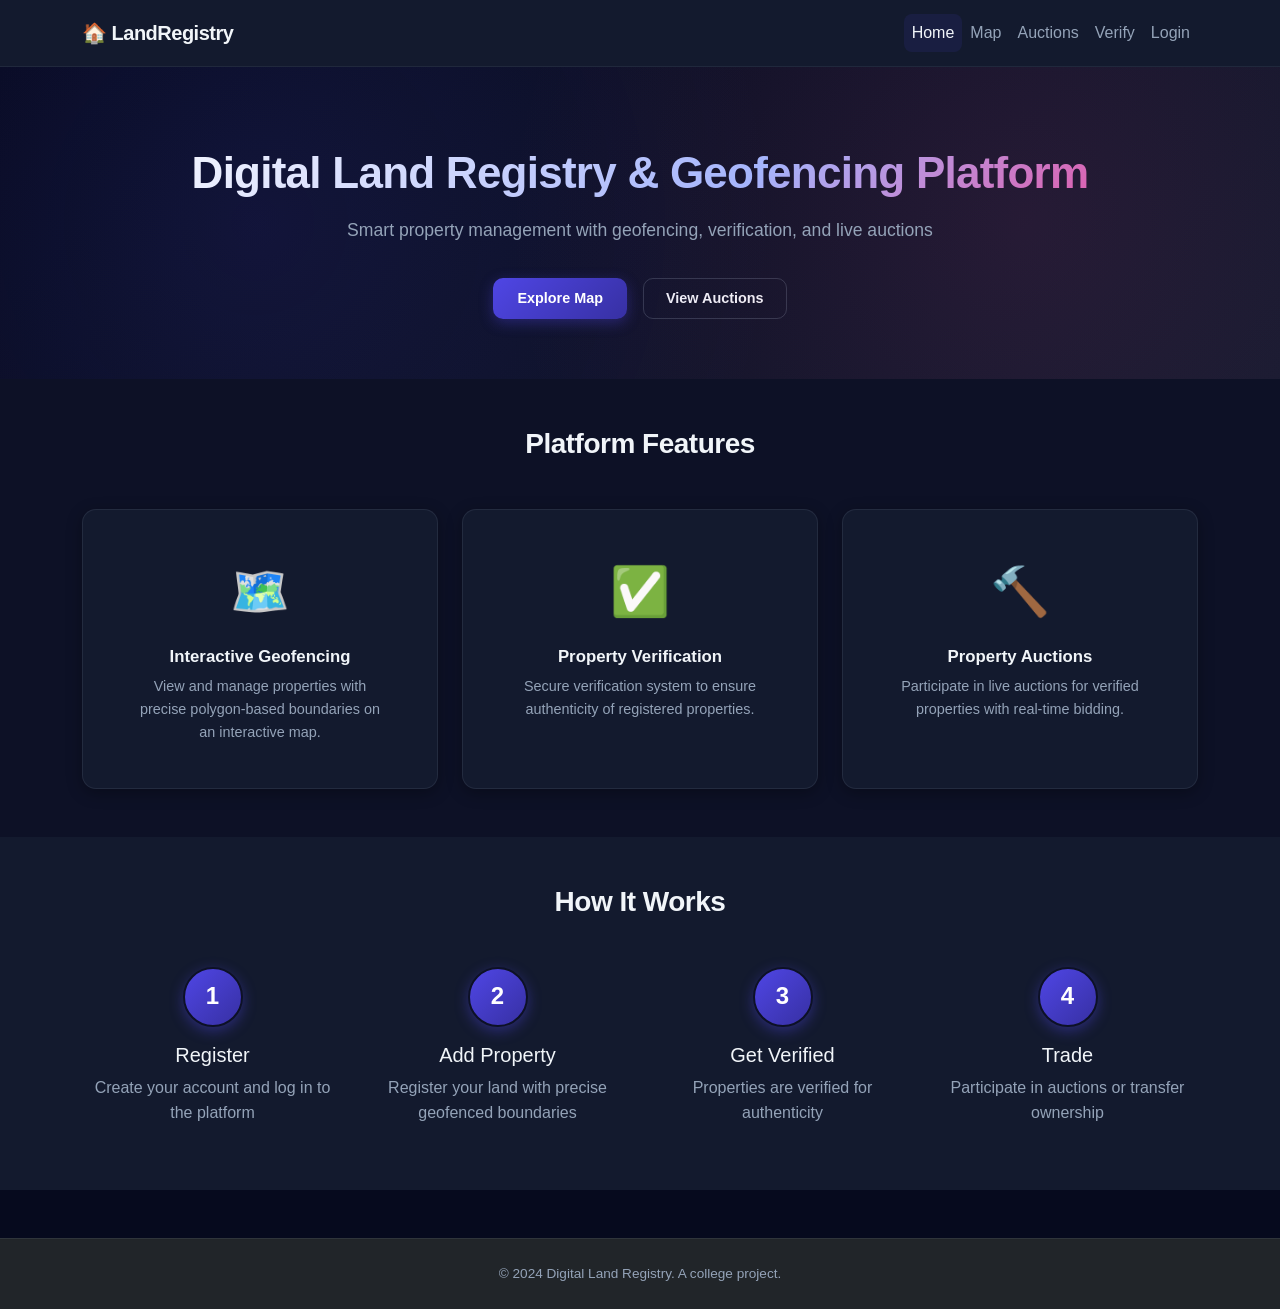
<file: static/index.html>
<!DOCTYPE html>
<html lang="en">
<head>
    <meta charset="UTF-8">
    <meta name="viewport" content="width=device-width, initial-scale=1.0">
    <title>Digital Land Registry - Home</title>
    <link href="https://cdn.jsdelivr.net/npm/bootstrap@5.3.0/dist/css/bootstrap.min.css" rel="stylesheet">
    <link rel="stylesheet" href="css/style.css">
</head>
<body>
    <!-- Navbar -->
    <nav class="navbar navbar-expand-lg navbar-light bg-light">
        <div class="container">
            <a class="navbar-brand" href="index.html">🏠 LandRegistry</a>
            <button class="navbar-toggler" type="button" data-bs-toggle="collapse" data-bs-target="#navbarNav">
                <span class="navbar-toggler-icon"></span>
            </button>
            <div class="collapse navbar-collapse" id="navbarNav">
                <ul class="navbar-nav ms-auto">
                    <li class="nav-item">
                        <a class="nav-link active" href="index.html">Home</a>
                    </li>
                    <li class="nav-item">
                        <a class="nav-link" href="map.html">Map</a>
                    </li>
                    <li class="nav-item">
                        <a class="nav-link" href="auctions.html">Auctions</a>
                    </li>
                    <li class="nav-item">
                        <a class="nav-link" href="verify.html">Verify</a>
                    </li>
                    <li class="nav-item">
                        <a class="nav-link" id="authLink" href="login.html">Login</a>
                    </li>
                </ul>
            </div>
        </div>
    </nav>

    <!-- Hero Section -->
    <section class="hero-section">
        <div class="container">
            <h1>Digital Land Registry & Geofencing Platform</h1>
            <p>Smart property management with geofencing, verification, and live auctions</p>
            <div class="d-flex gap-3 justify-content-center flex-wrap">
                <a href="map.html" class="btn btn-primary btn-lg">Explore Map</a>
                <a href="auctions.html" class="btn btn-outline-light btn-lg">View Auctions</a>
            </div>
        </div>
    </section>

    <!-- Features Section -->
    <section class="py-5">
    <div class="container">
        <h2 class="text-center mb-5">Platform Features</h2>
        <div class="row g-4">

            <div class="col-md-4">
                <a href="http://127.0.0.1:5000/map.html" class="text-decoration-none text-dark">
                    <div class="card h-100 text-center p-4">
                        <div class="card-body">
                            <div class="mb-3" style="font-size: 3rem;">🗺️</div>
                            <h5 class="card-title">Interactive Geofencing</h5>
                            <p class="card-text">
                                View and manage properties with precise polygon-based boundaries on an interactive map.
                            </p>
                        </div>
                    </div>
                </a>
            </div>

            <div class="col-md-4">
                <a href="http://127.0.0.1:5000/verify.html" class="text-decoration-none text-dark">
                    <div class="card h-100 text-center p-4">
                        <div class="card-body">
                            <div class="mb-3" style="font-size: 3rem;">✅</div>
                            <h5 class="card-title">Property Verification</h5>
                            <p class="card-text">
                                Secure verification system to ensure authenticity of registered properties.
                            </p>
                        </div>
                    </div>
                </a>
            </div>

            <div class="col-md-4">
                <a href="http://127.0.0.1:5000/auctions.html" class="text-decoration-none text-dark">
                    <div class="card h-100 text-center p-4">
                        <div class="card-body">
                            <div class="mb-3" style="font-size: 3rem;">🔨</div>
                            <h5 class="card-title">Property Auctions</h5>
                            <p class="card-text">
                                Participate in live auctions for verified properties with real-time bidding.
                            </p>
                        </div>
                    </div>
                </a>
            </div>

        </div>
    </div>
</section>


    <!-- How It Works -->
    <section class="py-5 bg-light">
        <div class="container">
            <h2 class="text-center mb-5">How It Works</h2>
            <div class="row g-4">
                <div class="col-md-3">
                    <div class="text-center">
                        <div class="bg-primary text-white rounded-circle d-inline-flex align-items-center justify-content-center" style="width: 60px; height: 60px; font-size: 1.5rem; font-weight: 700;">1</div>
                        <h5 class="mt-3">Register</h5>
                        <p class="--text-primary">Create your account and log in to the platform</p>
                    </div>
                </div>
                <div class="col-md-3">
                    <div class="text-center">
                        <div class="bg-primary text-white rounded-circle d-inline-flex align-items-center justify-content-center" style="width: 60px; height: 60px; font-size: 1.5rem; font-weight: 700;">2</div>
                        <h5 class="mt-3">Add Property</h5>
                        <p class="--text-primary">Register your land with precise geofenced boundaries</p>
                    </div>
                </div>
                <div class="col-md-3">
                    <div class="text-center">
                        <div class="bg-primary text-white rounded-circle d-inline-flex align-items-center justify-content-center" style="width: 60px; height: 60px; font-size: 1.5rem; font-weight: 700;">3</div>
                        <h5 class="mt-3">Get Verified</h5>
                        <p class="--text-primary">Properties are verified for authenticity</p>
                    </div>
                </div>
                <div class="col-md-3">
                    <div class="text-center">
                        <div class="bg-primary text-white rounded-circle d-inline-flex align-items-center justify-content-center" style="width: 60px; height: 60px; font-size: 1.5rem; font-weight: 700;">4</div>
                        <h5 class="mt-3">Trade</h5>
                        <p class="--text-primary">Participate in auctions or transfer ownership</p>
                    </div>
                </div>
            </div>
        </div>
    </section>

    <!-- Footer -->
    <footer class="bg-dark text-white py-4 mt-5">
        <div class="container text-center">
            <p class="mb-0">&copy; 2024 Digital Land Registry. A college project.</p>
        </div>
    </footer>

    <script src="https://cdn.jsdelivr.net/npm/bootstrap@5.3.0/dist/js/bootstrap.bundle.min.js"></script>
    <script>
        // Update navbar based on login status
        const loggedInUser = localStorage.getItem('loggedInUser');
        const authLink = document.getElementById('authLink');
        
        if (loggedInUser) {
            authLink.textContent = 'Profile';
            authLink.href = 'profile.html';
        }
    </script>
</body>
</html>
</file>
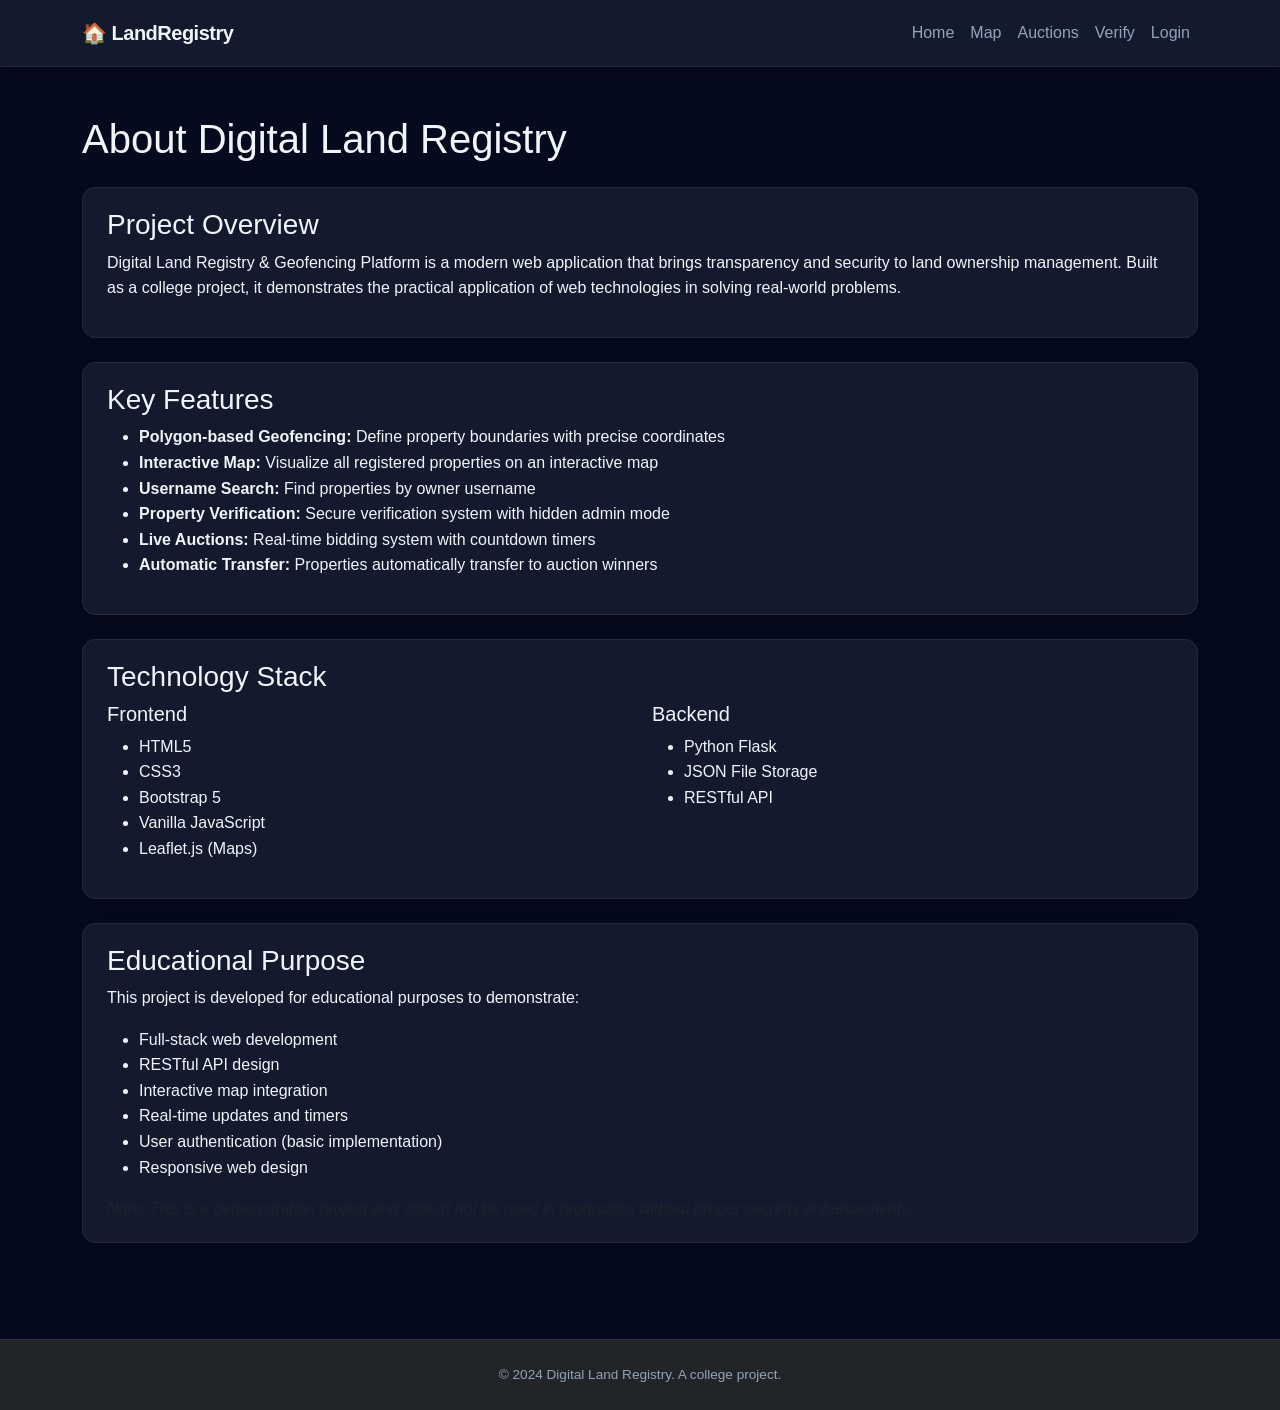
<file: static/about.html>
<!DOCTYPE html>
<html lang="en">
<head>
    <meta charset="UTF-8">
    <meta name="viewport" content="width=device-width, initial-scale=1.0">
    <title>About - Digital Land Registry</title>
    <link href="https://cdn.jsdelivr.net/npm/bootstrap@5.3.0/dist/css/bootstrap.min.css" rel="stylesheet">
    <link rel="stylesheet" href="css/style.css">
</head>
<body>
    <!-- Navbar -->
    <nav class="navbar navbar-expand-lg navbar-light bg-light">
        <div class="container">
            <a class="navbar-brand" href="index.html">🏠 LandRegistry</a>
            <button class="navbar-toggler" type="button" data-bs-toggle="collapse" data-bs-target="#navbarNav">
                <span class="navbar-toggler-icon"></span>
            </button>
            <div class="collapse navbar-collapse" id="navbarNav">
                <ul class="navbar-nav ms-auto">
                    <li class="nav-item">
                        <a class="nav-link" href="index.html">Home</a>
                    </li>
                    <li class="nav-item">
                        <a class="nav-link" href="map.html">Map</a>
                    </li>
                    <li class="nav-item">
                        <a class="nav-link" href="auctions.html">Auctions</a>
                    </li>
                    <li class="nav-item">
                        <a class="nav-link" href="verify.html">Verify</a>
                    </li>
                    <li class="nav-item">
                        <a class="nav-link" id="authLink" href="login.html">Login</a>
                    </li>
                </ul>
            </div>
        </div>
    </nav>

    <div class="container py-5">
        <h1 class="mb-4">About Digital Land Registry</h1>
        
        <div class="card mb-4">
            <div class="card-body">
                <h3>Project Overview</h3>
                <p>Digital Land Registry & Geofencing Platform is a modern web application that brings transparency and security to land ownership management. Built as a college project, it demonstrates the practical application of web technologies in solving real-world problems.</p>
            </div>
        </div>

        <div class="card mb-4">
            <div class="card-body">
                <h3>Key Features</h3>
                <ul>
                    <li><strong>Polygon-based Geofencing:</strong> Define property boundaries with precise coordinates</li>
                    <li><strong>Interactive Map:</strong> Visualize all registered properties on an interactive map</li>
                    <li><strong>Username Search:</strong> Find properties by owner username</li>
                    <li><strong>Property Verification:</strong> Secure verification system with hidden admin mode</li>
                    <li><strong>Live Auctions:</strong> Real-time bidding system with countdown timers</li>
                    <li><strong>Automatic Transfer:</strong> Properties automatically transfer to auction winners</li>
                </ul>
            </div>
        </div>

        <div class="card mb-4">
            <div class="card-body">
                <h3>Technology Stack</h3>
                <div class="row">
                    <div class="col-md-6">
                        <h5>Frontend</h5>
                        <ul>
                            <li>HTML5</li>
                            <li>CSS3</li>
                            <li>Bootstrap 5</li>
                            <li>Vanilla JavaScript</li>
                            <li>Leaflet.js (Maps)</li>
                        </ul>
                    </div>
                    <div class="col-md-6">
                        <h5>Backend</h5>
                        <ul>
                            <li>Python Flask</li>
                            <li>JSON File Storage</li>
                            <li>RESTful API</li>
                        </ul>
                    </div>
                </div>
            </div>
        </div>

        <div class="card">
            <div class="card-body">
                <h3>Educational Purpose</h3>
                <p>This project is developed for educational purposes to demonstrate:</p>
                <ul>
                    <li>Full-stack web development</li>
                    <li>RESTful API design</li>
                    <li>Interactive map integration</li>
                    <li>Real-time updates and timers</li>
                    <li>User authentication (basic implementation)</li>
                    <li>Responsive web design</li>
                </ul>
                <p class="text-muted mb-0"><em>Note: This is a demonstration project and should not be used in production without proper security enhancements.</em></p>
            </div>
        </div>
    </div>

    <footer class="bg-dark text-white py-4 mt-5">
        <div class="container text-center">
            <p class="mb-0">&copy; 2024 Digital Land Registry. A college project.</p>
        </div>
    </footer>

    <script src="https://cdn.jsdelivr.net/npm/bootstrap@5.3.0/dist/js/bootstrap.bundle.min.js"></script>
    <script>
        // Update navbar
        const loggedInUser = localStorage.getItem('loggedInUser');
        const authLink = document.getElementById('authLink');
        if (loggedInUser) {
            authLink.textContent = 'Profile';
            authLink.href = 'profile.html';
        }
    </script>
</body>
</html>
</file>
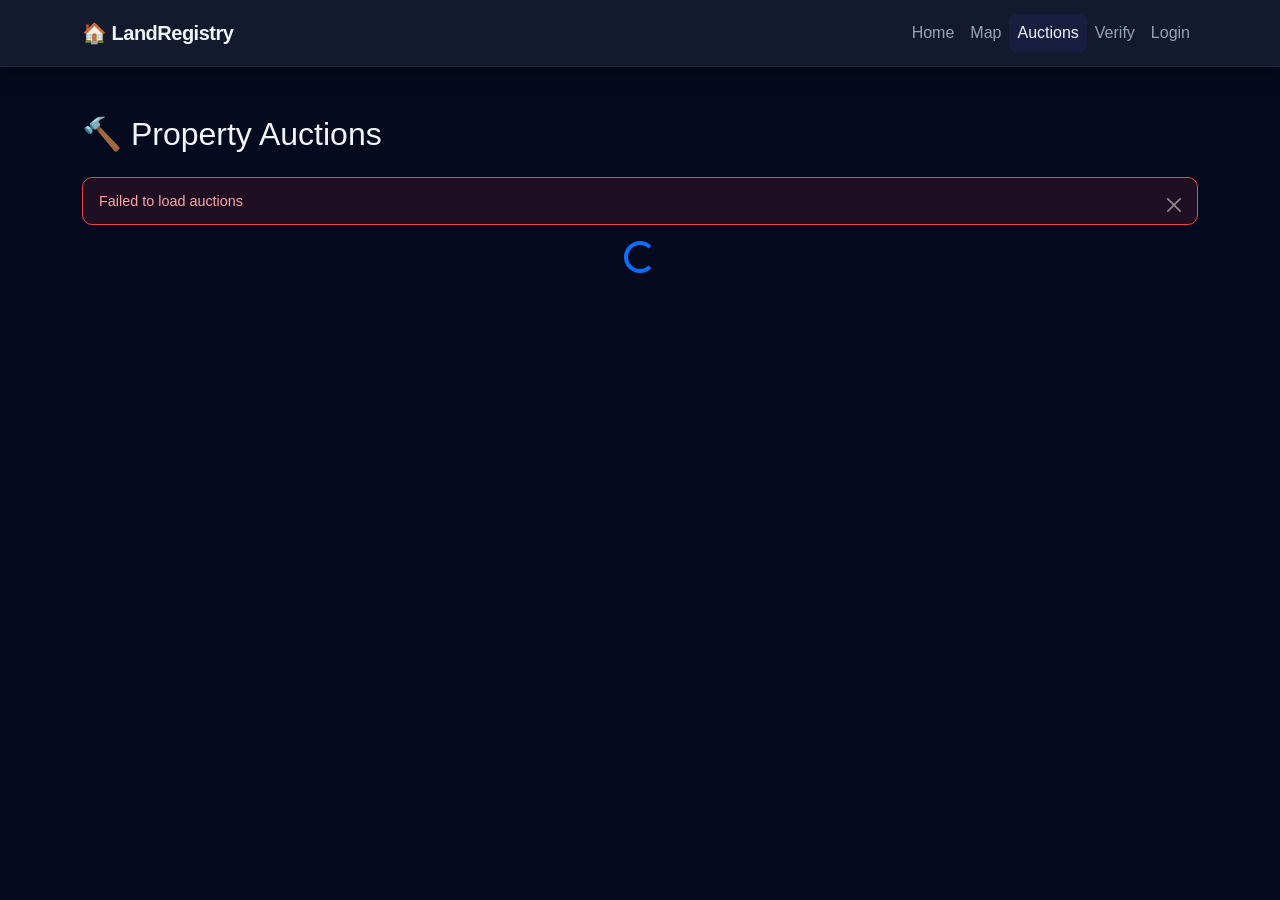
<file: static/auctions.html>
<!DOCTYPE html>
<html lang="en">
<head>
    <meta charset="UTF-8">
    <meta name="viewport" content="width=device-width, initial-scale=1.0">
    <title>Auctions - Digital Land Registry</title>
    <link href="https://cdn.jsdelivr.net/npm/bootstrap@5.3.0/dist/css/bootstrap.min.css" rel="stylesheet">
    <link rel="stylesheet" href="css/style.css">
</head>
<body>
    <!-- Navbar -->
    <nav class="navbar navbar-expand-lg navbar-light bg-light">
        <div class="container">
            <a class="navbar-brand" href="index.html">🏠 LandRegistry</a>
            <button class="navbar-toggler" type="button" data-bs-toggle="collapse" data-bs-target="#navbarNav">
                <span class="navbar-toggler-icon"></span>
            </button>
            <div class="collapse navbar-collapse" id="navbarNav">
                <ul class="navbar-nav ms-auto">
                    <li class="nav-item">
                        <a class="nav-link" href="index.html">Home</a>
                    </li>
                    <li class="nav-item">
                        <a class="nav-link" href="map.html">Map</a>
                    </li>
                    <li class="nav-item">
                        <a class="nav-link active" href="auctions.html">Auctions</a>
                    </li>
                    <li class="nav-item">
                        <a class="nav-link" href="verify.html">Verify</a>
                    </li>
                    <li class="nav-item">
                        <a class="nav-link" id="authLink" href="login.html">Login</a>
                    </li>
                </ul>
            </div>
        </div>
    </nav>

    <div class="container py-5">
        <h2 class="mb-4">🔨 Property Auctions</h2>

        <!-- Alert Container -->
        <div id="alertContainer"></div>

        <!-- Auctions Grid -->
        <div id="auctionsList" class="row g-4">
            <div class="col-12 text-center">
                <div class="spinner-border text-primary" role="status">
                    <span class="visually-hidden">Loading auctions...</span>
                </div>
            </div>
        </div>
    </div>

    <!-- Bid Modal -->
    <div class="modal fade" id="bidModal" tabindex="-1">
        <div class="modal-dialog">
            <div class="modal-content">
                <div class="modal-header">
                    <h5 class="modal-title">Place Your Bid</h5>
                    <button type="button" class="btn-close" data-bs-dismiss="modal"></button>
                </div>
                <div class="modal-body">
                    <form id="bidForm">
                        <input type="hidden" id="bidAuctionId">
                        <div class="mb-3">
                            <label class="form-label">Property Name</label>
                            <input type="text" class="form-control" id="bidPropertyName" readonly>
                        </div>
                        <div class="mb-3">
                            <label class="form-label">Current Bid</label>
                            <input type="text" class="form-control" id="bidCurrentBid" readonly>
                        </div>
                        <div class="mb-3">
                            <label for="bidAmount" class="form-label">Your Bid ($)</label>
                            <input type="number" class="form-control" id="bidAmount" step="0.01" required>
                            <small class="text-muted">Must be higher than current bid</small>
                        </div>
                        <button type="submit" class="btn btn-primary w-100">Place Bid</button>
                    </form>
                </div>
            </div>
        </div>
    </div>

    <!-- Bid History Modal -->
    <div class="modal fade" id="historyModal" tabindex="-1">
        <div class="modal-dialog modal-lg">
            <div class="modal-content">
                <div class="modal-header">
                    <h5 class="modal-title">Bid History</h5>
                    <button type="button" class="btn-close" data-bs-dismiss="modal"></button>
                </div>
                <div class="modal-body">
                    <div id="bidHistoryContent"></div>
                </div>
            </div>
        </div>
    </div>

    <script src="https://cdn.jsdelivr.net/npm/bootstrap@5.3.0/dist/js/bootstrap.bundle.min.js"></script>
    <script>
        const API_URL = 'http://localhost:5000';
        let currentUser = localStorage.getItem('loggedInUser');
        let bidModal, historyModal;
        let updateInterval;

        // Initialize modals
        bidModal = new bootstrap.Modal(document.getElementById('bidModal'));
        historyModal = new bootstrap.Modal(document.getElementById('historyModal'));

        function showAlert(message, type = 'success') {
            const alertContainer = document.getElementById('alertContainer');
            alertContainer.innerHTML = `
                <div class="alert alert-${type} alert-dismissible fade show" role="alert">
                    ${message}
                    <button type="button" class="btn-close" data-bs-dismiss="alert"></button>
                </div>
            `;
            setTimeout(() => {
                alertContainer.innerHTML = '';
            }, 5000);
        }

        // Format time remaining
        function formatTimeRemaining(endTime) {
            const now = Date.now() / 1000;
            const remaining = endTime - now;

            if (remaining <= 0) {
                return 'ENDED';
            }

            const days = Math.floor(remaining / 86400);
            const hours = Math.floor((remaining % 86400) / 3600);
            const minutes = Math.floor((remaining % 3600) / 60);
            const seconds = Math.floor(remaining % 60);

            if (days > 0) {
                return `${days}d ${hours}h ${minutes}m`;
            } else if (hours > 0) {
                return `${hours}h ${minutes}m ${seconds}s`;
            } else if (minutes > 0) {
                return `${minutes}m ${seconds}s`;
            } else {
                return `${seconds}s`;
            }
        }

        // Load auctions
        async function loadAuctions() {
            try {
                const response = await fetch(`${API_URL}/api/auctions`);
                const auctions = await response.json();

                const auctionsList = document.getElementById('auctionsList');

                if (auctions.length === 0) {
                    auctionsList.innerHTML = `
                        <div class="col-12 text-center text-muted">
                            <h4>No auctions available</h4>
                            <p>Be the first to create an auction!</p>
                        </div>
                    `;
                    return;
                }

                auctionsList.innerHTML = auctions.map(auction => {
                    const timeRemaining = formatTimeRemaining(auction.end_time);
                    const isEnded = auction.status === 'ended' || timeRemaining === 'ENDED';
                    const timerClass = isEnded ? 'auction-ended' : 'auction-active';

                    return `
                        <div class="col-md-6 col-lg-4">
                            <div class="card auction-card h-100">
                                <div class="card-body">
                                    <h5 class="card-title">${auction.property_name}</h5>
                                    <p class="--text-primary mb-2">Owner: ${auction.owner}</p>
                                    <p class="card-text">${auction.description}</p>
                                    
                                    <div class="mb-3">
                                        <div class="d-flex justify-content-between align-items-center mb-2">
                                            <span class="--text-primary">Current Bid:</span>
                                            <strong class="text-success fs-5">$${auction.current_bid.toFixed(2)}</strong>
                                        </div>
                                        <div class="d-flex justify-content-between align-items-center">
                                            <span class="--text-primary">Total Bids:</span>
                                            <span class="badge bg-primary">${auction.bids.length}</span>
                                        </div>
                                    </div>

                                    <div class="text-center mb-3">
                                        <div class="auction-timer ${timerClass}" id="timer-${auction.id}">
                                            ${isEnded ? '🔴 AUCTION ENDED' : `⏱️ ${timeRemaining}`}
                                        </div>
                                    </div>

                                    ${isEnded ? (
                                        auction.winner ? `
                                            <div class="winner-badge text-center mb-2">
                                                🏆 Winner: ${auction.winner}
                                            </div>
                                            <p class="text-center --text-primary small mb-2">Property transferred to winner</p>
                                        ` : `
                                            <p class="text-center --text-primary mb-2">No bids received</p>
                                        `
                                    ) : `
                                        <div class="d-grid gap-2">
                                            <button class="btn btn-primary" onclick="openBidModal(${auction.id}, '${auction.property_name}', ${auction.current_bid})" ${!currentUser ? 'disabled' : ''}>
                                                💰 Place Bid
                                            </button>
                                            ${auction.bids.length > 0 ? `
                                                <button class="btn btn-outline-secondary btn-sm" onclick="showBidHistory(${auction.id})">
                                                    View Bid History
                                                </button>
                                            ` : ''}
                                        </div>
                                        ${!currentUser ? '<small class="text-muted d-block text-center mt-2">Login to place bids</small>' : ''}
                                    `}
                                </div>
                            </div>
                        </div>
                    `;
                }).join('');

                // Start updating timers
                startTimerUpdates(auctions);
            } catch (error) {
                console.error('Error loading auctions:', error);
                showAlert('Failed to load auctions', 'danger');
            }
        }

        // Update timers every second
        function startTimerUpdates(auctions) {
            if (updateInterval) {
                clearInterval(updateInterval);
            }

            updateInterval = setInterval(() => {
                let needsReload = false;

                auctions.forEach(auction => {
                    const timerElement = document.getElementById(`timer-${auction.id}`);
                    if (timerElement && auction.status === 'active') {
                        const timeRemaining = formatTimeRemaining(auction.end_time);
                        
                        if (timeRemaining === 'ENDED') {
                            needsReload = true;
                        } else {
                            timerElement.textContent = `⏱️ ${timeRemaining}`;
                        }
                    }
                });

                // Reload page if any auction ended
                if (needsReload) {
                    loadAuctions();
                }
            }, 1000);
        }

        // Open bid modal
        function openBidModal(auctionId, propertyName, currentBid) {
            if (!currentUser) {
                showAlert('Please login to place bids', 'warning');
                return;
            }

            document.getElementById('bidAuctionId').value = auctionId;
            document.getElementById('bidPropertyName').value = propertyName;
            document.getElementById('bidCurrentBid').value = `$${currentBid.toFixed(2)}`;
            document.getElementById('bidAmount').value = '';
            document.getElementById('bidAmount').min = currentBid + 0.01;
            bidModal.show();
        }

        // Place bid
        document.getElementById('bidForm').addEventListener('submit', async (e) => {
            e.preventDefault();

            const auctionId = parseInt(document.getElementById('bidAuctionId').value);
            const bidAmount = parseFloat(document.getElementById('bidAmount').value);

            try {
                const response = await fetch(`${API_URL}/api/bid`, {
                    method: 'POST',
                    headers: { 'Content-Type': 'application/json' },
                    body: JSON.stringify({
                        auction_id: auctionId,
                        bidder: currentUser,
                        amount: bidAmount
                    })
                });

                const data = await response.json();

                if (data.success) {
                    showAlert('Bid placed successfully!', 'success');
                    bidModal.hide();
                    loadAuctions();
                } else {
                    showAlert(data.message || 'Failed to place bid', 'danger');
                }
            } catch (error) {
                showAlert('Error placing bid', 'danger');
                console.error(error);
            }
        });

        // Show bid history
        async function showBidHistory(auctionId) {
            try {
                const response = await fetch(`${API_URL}/api/auctions`);
                const auctions = await response.json();
                const auction = auctions.find(a => a.id === auctionId);

                if (!auction || auction.bids.length === 0) {
                    return;
                }

                // Sort bids by amount (highest first)
                const sortedBids = [...auction.bids].sort((a, b) => b.amount - a.amount);

                const historyContent = document.getElementById('bidHistoryContent');
                historyContent.innerHTML = `
                    <h6 class="mb-3">Property: ${auction.property_name}</h6>
                    <div class="bid-history">
                        ${sortedBids.map((bid, index) => `
                            <div class="bid-item">
                                <div class="d-flex justify-content-between align-items-center">
                                    <div>
                                        <strong>${bid.bidder}</strong>
                                        ${index === 0 ? '<span class="badge bg-success ms-2">Highest Bid</span>' : ''}
                                    </div>
                                    <div class="text-end">
                                        <div class="fw-bold text-success">$${bid.amount.toFixed(2)}</div>
                                        <small class="text-muted">${new Date(bid.timestamp * 1000).toLocaleString()}</small>
                                    </div>
                                </div>
                            </div>
                        `).join('')}
                    </div>
                `;

                historyModal.show();
            } catch (error) {
                console.error('Error loading bid history:', error);
            }
        }

        // Update navbar
        const authLink = document.getElementById('authLink');
        if (currentUser) {
            authLink.textContent = 'Profile';
            authLink.href = 'profile.html';
        }

        // Load auctions on page load
        loadAuctions();

        // Cleanup interval on page unload
        window.addEventListener('beforeunload', () => {
            if (updateInterval) {
                clearInterval(updateInterval);
            }
        });
    </script>
</body>
</html>
</file>
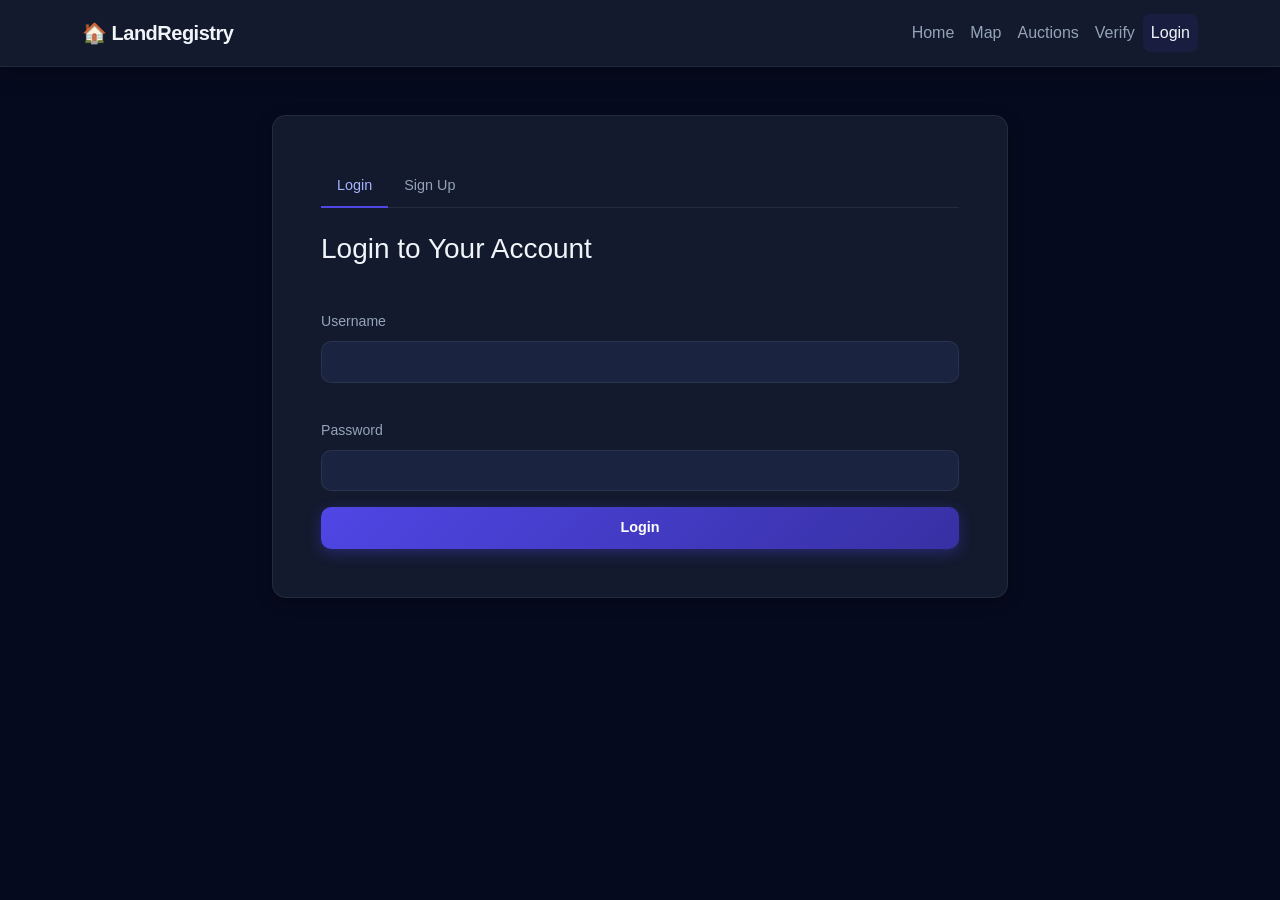
<file: static/login.html>
<!DOCTYPE html>
<html lang="en">
<head>
    <meta charset="UTF-8">
    <meta name="viewport" content="width=device-width, initial-scale=1.0">
    <title>Login - Digital Land Registry</title>
    <link href="https://cdn.jsdelivr.net/npm/bootstrap@5.3.0/dist/css/bootstrap.min.css" rel="stylesheet">
    <link rel="stylesheet" href="css/style.css">
</head>
<body>
    <!-- Navbar -->
    <nav class="navbar navbar-expand-lg navbar-light bg-light">
        <div class="container">
            <a class="navbar-brand" href="index.html">🏠 LandRegistry</a>
            <button class="navbar-toggler" type="button" data-bs-toggle="collapse" data-bs-target="#navbarNav">
                <span class="navbar-toggler-icon"></span>
            </button>
            <div class="collapse navbar-collapse" id="navbarNav">
                <ul class="navbar-nav ms-auto">
                    <li class="nav-item">
                        <a class="nav-link" href="index.html">Home</a>
                    </li>
                    <li class="nav-item">
                        <a class="nav-link" href="map.html">Map</a>
                    </li>
                    <li class="nav-item">
                        <a class="nav-link" href="auctions.html">Auctions</a>
                    </li>
                    <li class="nav-item">
                        <a class="nav-link" href="verify.html">Verify</a>
                    </li>
                    <li class="nav-item">
                        <a class="nav-link active" href="login.html">Login</a>
                    </li>
                </ul>
            </div>
        </div>
    </nav>

    <!-- Login/Signup Section -->
    <div class="container py-5">
        <div class="row justify-content-center">
            <div class="col-md-8">
                <div class="card">
                    <div class="card-body p-5">
                        <!-- Alert for messages -->
                        <div id="alertContainer"></div>

                        <!-- Tab Navigation -->
                        <ul class="nav nav-tabs mb-4" id="authTab" role="tablist">
                            <li class="nav-item" role="presentation">
                                <button class="nav-link active" id="login-tab" data-bs-toggle="tab" data-bs-target="#login" type="button">Login</button>
                            </li>
                            <li class="nav-item" role="presentation">
                                <button class="nav-link" id="signup-tab" data-bs-toggle="tab" data-bs-target="#signup" type="button">Sign Up</button>
                            </li>
                        </ul>

                        <!-- Tab Content -->
                        <div class="tab-content" id="authTabContent">
                            <!-- Login Form -->
                            <div class="tab-pane fade show active" id="login" role="tabpanel">
                                <h3 class="mb-4">Login to Your Account</h3>
                                <form id="loginForm">
                                    <div class="mb-3">
                                        <label for="loginUsername" class="form-label">Username</label>
                                        <input type="text" class="form-control" id="loginUsername" required>
                                    </div>
                                    <div class="mb-3">
                                        <label for="loginPassword" class="form-label">Password</label>
                                        <input type="password" class="form-control" id="loginPassword" required>
                                    </div>
                                    <button type="submit" class="btn btn-primary w-100">Login</button>
                                </form>
                            </div>

                            <!-- Signup Form -->
                            <div class="tab-pane fade" id="signup" role="tabpanel">
                                <h3 class="mb-4">Create New Account</h3>
                                <form id="signupForm">
                                    <div class="mb-3">
                                        <label for="signupUsername" class="form-label">Username</label>
                                        <input type="text" class="form-control" id="signupUsername" required>
                                    </div>
                                    <div class="mb-3">
                                        <label for="signupPassword" class="form-label">Password</label>
                                        <input type="password" class="form-control" id="signupPassword" required>
                                    </div>
                                    <div class="mb-3">
                                        <label for="signupPasswordConfirm" class="form-label">Confirm Password</label>
                                        <input type="password" class="form-control" id="signupPasswordConfirm" required>
                                    </div>
                                    <button type="submit" class="btn btn-primary w-100">Sign Up</button>
                                </form>
                            </div>
                        </div>
                    </div>
                </div>
            </div>
        </div>
    </div>

    <script src="https://cdn.jsdelivr.net/npm/bootstrap@5.3.0/dist/js/bootstrap.bundle.min.js"></script>
    <script>
        const API_URL = 'http://localhost:5000';

        function showAlert(message, type = 'success') {
            const alertContainer = document.getElementById('alertContainer');
            alertContainer.innerHTML = `
                <div class="alert alert-${type} alert-dismissible fade show" role="alert">
                    ${message}
                    <button type="button" class="btn-close" data-bs-dismiss="alert"></button>
                </div>
            `;
        }

        // Login Form Handler
        document.getElementById('loginForm').addEventListener('submit', async (e) => {
            e.preventDefault();
            
            const username = document.getElementById('loginUsername').value;
            const password = document.getElementById('loginPassword').value;

            try {
                const response = await fetch(`${API_URL}/login`, {
                    method: 'POST',
                    headers: { 'Content-Type': 'application/json' },
                    body: JSON.stringify({ username, password })
                });

                const data = await response.json();

                if (data.success) {
                    localStorage.setItem('loggedInUser', username);
                    showAlert('Login successful! Redirecting...', 'success');
                    setTimeout(() => {
                        window.location.href = 'profile.html';
                    }, 1500);
                } else {
                    showAlert(data.message || 'Login failed', 'danger');
                }
            } catch (error) {
                showAlert('Error connecting to server', 'danger');
                console.error(error);
            }
        });

        // Signup Form Handler
        document.getElementById('signupForm').addEventListener('submit', async (e) => {
            e.preventDefault();
            
            const username = document.getElementById('signupUsername').value;
            const password = document.getElementById('signupPassword').value;
            const confirmPassword = document.getElementById('signupPasswordConfirm').value;

            if (password !== confirmPassword) {
                showAlert('Passwords do not match', 'danger');
                return;
            }

            try {
                const response = await fetch(`${API_URL}/signup`, {
                    method: 'POST',
                    headers: { 'Content-Type': 'application/json' },
                    body: JSON.stringify({ username, password })
                });

                const data = await response.json();

                if (data.success) {
                    showAlert('Signup successful! Please login.', 'success');
                    document.getElementById('signupForm').reset();
                    // Switch to login tab
                    document.getElementById('login-tab').click();
                } else {
                    showAlert(data.message || 'Signup failed', 'danger');
                }
            } catch (error) {
                showAlert('Error connecting to server', 'danger');
                console.error(error);
            }
        });

        // Check if already logged in
        if (localStorage.getItem('loggedInUser')) {
            window.location.href = 'profile.html';
        }
    </script>
</body>
</html>
</file>
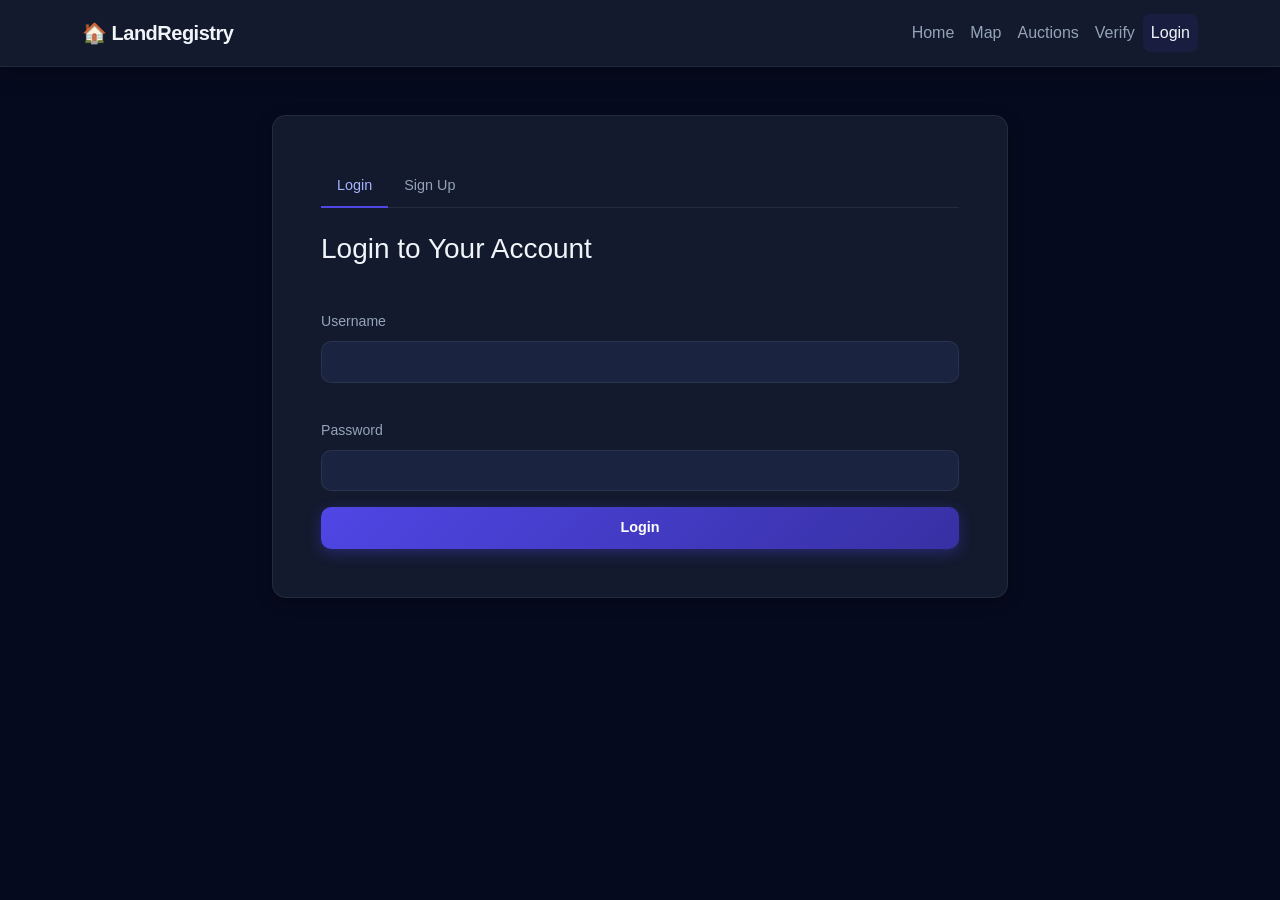
<file: static/profile.html>
<!DOCTYPE html>
<html lang="en">
<head>
    <meta charset="UTF-8">
    <meta name="viewport" content="width=device-width, initial-scale=1.0">
    <title>Profile - Digital Land Registry</title>
    <link href="https://cdn.jsdelivr.net/npm/bootstrap@5.3.0/dist/css/bootstrap.min.css" rel="stylesheet">
    <link rel="stylesheet" href="css/style.css">
</head>
<body>
    <!-- Navbar -->
    <nav class="navbar navbar-expand-lg navbar-light bg-light">
        <div class="container">
            <a class="navbar-brand" href="index.html">🏠 LandRegistry</a>
            <button class="navbar-toggler" type="button" data-bs-toggle="collapse" data-bs-target="#navbarNav">
                <span class="navbar-toggler-icon"></span>
            </button>
            <div class="collapse navbar-collapse" id="navbarNav">
                <ul class="navbar-nav ms-auto">
                    <li class="nav-item">
                        <a class="nav-link" href="index.html">Home</a>
                    </li>
                    <li class="nav-item">
                        <a class="nav-link" href="map.html">Map</a>
                    </li>
                    <li class="nav-item">
                        <a class="nav-link" href="auctions.html">Auctions</a>
                    </li>
                    <li class="nav-item">
                        <a class="nav-link" href="verify.html">Verify</a>
                    </li>
                    <li class="nav-item">
                        <a class="nav-link active" href="profile.html">Profile</a>
                    </li>
                    <li class="nav-item">
                        <button class="btn btn-outline-danger btn-sm" onclick="logout()">Logout</button>
                    </li>
                </ul>
            </div>
        </div>
    </nav>

    <div class="container py-5">
        <!-- Profile Header -->
        <div class="profile-header">
            <h1 id="username">Welcome, User!</h1>
            <p class="mb-0">Manage your properties and auctions</p>
        </div>

        <!-- Alert Container -->
        <div id="alertContainer"></div>

        <!-- Add Property Form -->
        <div class="card mb-4">
            <div class="card-header bg-primary text-white">
                <h5 class="mb-0">📍 Add New Property</h5>
            </div>
            <div class="card-body">
                <form id="addPropertyForm">
                    <div class="mb-3">
                        <label for="propertyName" class="form-label">Property Name</label>
                        <input type="text" class="form-control" id="propertyName" required>
                    </div>
                    <div class="mb-3">
                        <label for="propertyCoords" class="form-label">Coordinates (JSON format)</label>
                        <textarea class="form-control" id="propertyCoords" rows="4" placeholder='[[28.5355, 77.3910], [28.5365, 77.3920], [28.5355, 77.3930]]' required></textarea>
                        <small class="--text-primary">Enter polygon coordinates as a JSON array of [latitude, longitude] pairs</small>
                    </div>
                    <button type="submit" class="btn btn-primary">Add Property</button>
                </form>
            </div>
        </div>

        <!-- My Properties -->
<div class="card mb-4">
    <div class="card-header bg-success text-white">
        <h5 class="mb-0">🏠 My Properties</h5>
    </div>
    <div class="card-body">
        <div id="propertiesList" class="row g-3">
            <div class="col-12 text-center">
                <div class="spinner-border text-primary" role="status">
                    <span class="visually-hidden">Loading...</span>
                </div>
            </div>
        </div>
    </div>
</div>

<!-- Danger Zone -->
<div class="card border-danger">
    <div class="card-header bg-danger text-white">
        <h6 class="mb-0">⚠️ Danger Zone</h6>
    </div>
    <div class="card-body">
        <h6 class="mb-2" style="color: #dc3545;">Delete Account</h6>
        <p class="mb-2" style="font-size: 0.9rem; color: #94a3b8;">
            Permanently delete your account and all associated data.
        </p>
        <p class="mb-3" style="font-size: 0.85rem; color: #ef4444;">
            <strong>⚠️ Warning:</strong> Cannot delete if you have active auctions.
        </p>
        <button class="btn btn-danger btn-sm" onclick="deleteAccount()">
            🗑️ Delete Account
        </button>
    </div>
</div>

    <!-- Create Auction Modal -->
    <div class="modal fade" id="auctionModal" tabindex="-1">
        <div class="modal-dialog">
            <div class="modal-content">
                <div class="modal-header">
                    <h5 class="modal-title">Create Auction</h5>
                    <button type="button" class="btn-close" data-bs-dismiss="modal"></button>
                </div>
                <div class="modal-body">
                    <form id="createAuctionForm">
                        <input type="hidden" id="auctionPropertyId">
                        <div class="mb-3">
                            <label class="form-label">Property Name</label>
                            <input type="text" class="form-control" id="auctionPropertyName" readonly>
                        </div>
                        <div class="mb-3">
                            <label for="startingBid" class="form-label">Starting Bid ($)</label>
                            <input type="number" class="form-control" id="startingBid" min="1" required>
                        </div>
                        <div class="mb-3">
                            <label for="duration" class="form-label">Duration (hours)</label>
                            <input type="number" class="form-control" id="duration" min="1" max="168" value="24" required>
                        </div>
                        <div class="mb-3">
                            <label for="description" class="form-label">Description</label>
                            <textarea class="form-control" id="description" rows="3" required></textarea>
                        </div>
                        <button type="submit" class="btn btn-primary w-100">Create Auction</button>
                    </form>
                </div>
            </div>
        </div>
    </div>

    <script src="https://cdn.jsdelivr.net/npm/bootstrap@5.3.0/dist/js/bootstrap.bundle.min.js"></script>
    <script>
        const API_URL = 'http://localhost:5000';
        let currentUser = localStorage.getItem('loggedInUser');
        let auctionModal;

        // Check if logged in
        if (!currentUser) {
            window.location.href = 'login.html';
        }

        // Display username
        document.getElementById('username').textContent = `Welcome, ${currentUser}!`;

        // Initialize modal
        auctionModal = new bootstrap.Modal(document.getElementById('auctionModal'));

        function showAlert(message, type = 'success') {
            const alertContainer = document.getElementById('alertContainer');
            alertContainer.innerHTML = `
                <div class="alert alert-${type} alert-dismissible fade show" role="alert">
                    ${message}
                    <button type="button" class="btn-close" data-bs-dismiss="alert"></button>
                </div>
            `;
            setTimeout(() => {
                alertContainer.innerHTML = '';
            }, 5000);
        }

        // Add Property
        document.getElementById('addPropertyForm').addEventListener('submit', async (e) => {
            e.preventDefault();

            const propertyName = document.getElementById('propertyName').value;
            const coordsText = document.getElementById('propertyCoords').value;

            try {
                // Validate JSON
                const coords = JSON.parse(coordsText);
                
                const response = await fetch(`${API_URL}/api/add-property`, {
                    method: 'POST',
                    headers: { 'Content-Type': 'application/json' },
                    body: JSON.stringify({
                        owner: currentUser,
                        property_name: propertyName,
                        coords: coordsText
                    })
                });

                const data = await response.json();

                if (data.success) {
                    showAlert('Property added successfully!', 'success');
                    document.getElementById('addPropertyForm').reset();
                    loadProperties();
                } else {
                    showAlert(data.message || 'Failed to add property', 'danger');
                }
            } catch (error) {
                if (error instanceof SyntaxError) {
                    showAlert('Invalid JSON format for coordinates', 'danger');
                } else {
                    showAlert('Error adding property', 'danger');
                }
                console.error(error);
            }
        });

        // Load user's properties
        async function loadProperties() {
            try {
                const response = await fetch(`${API_URL}/api/properties`);
                const allProperties = await response.json();
                const userProperties = allProperties.filter(p => p.owner === currentUser);

                const propertiesList = document.getElementById('propertiesList');

                if (userProperties.length === 0) {
                    propertiesList.innerHTML = `
                        <div class="col-12 text-center text-muted">
                            <p>You haven't added any properties yet.</p>
                        </div>
                    `;
                    return;
                }

                propertiesList.innerHTML = userProperties.map(property => `
    <div class="col-md-6">
        <div class="card property-card">
            <div class="card-body">
                <span class="property-badge badge ${property.verified ? 'bg-success' : 'bg-warning'}">
                    ${property.verified ? '✓ Verified' : '⏳ Pending'}
                </span>
                <h5 class="card-title mt-2">${property.property_name}</h5>
                <p class="card-text text-muted mb-2">Property ID: ${property.id}</p>
                <div class="d-flex gap-2 flex-wrap">
                    ${property.verified ? `
                        <button class="btn btn-primary btn-sm" onclick="openAuctionModal(${property.id}, '${property.property_name}')">
                            🔨 Create Auction
                        </button>
                    ` : `
                        <span class="text-muted small">Verification required</span>
                    `}
                    <button class="btn btn-danger btn-sm" onclick="deleteProperty(${property.id}, '${property.property_name}')">
                        🗑️ Delete
                    </button>
                </div>
            </div>
        </div>
    </div>
`).join('');
            } catch (error) {
                console.error('Error loading properties:', error);
            }
        }

        // Open auction modal
        function openAuctionModal(propertyId, propertyName) {
            document.getElementById('auctionPropertyId').value = propertyId;
            document.getElementById('auctionPropertyName').value = propertyName;
            document.getElementById('createAuctionForm').reset();
            document.getElementById('auctionPropertyName').value = propertyName;
            auctionModal.show();
        }

        // Delete property
async function deleteProperty(propertyId, propertyName) {
    if (!confirm(`Are you sure you want to delete "${propertyName}"?\n\nThis action cannot be undone.`)) {
        return;
    }

    try {
        const response = await fetch(`${API_URL}/api/delete-property`, {
            method: 'POST',
            headers: { 'Content-Type': 'application/json' },
            body: JSON.stringify({
                id: propertyId,
                owner: currentUser
            })
        });

        const data = await response.json();

        if (data.success) {
            showAlert('Property deleted successfully!', 'success');
            loadProperties();
        } else {
            showAlert(data.message || 'Failed to delete property', 'danger');
        }
    } catch (error) {
        showAlert('Error deleting property', 'danger');
        console.error(error);
    }
}

// Delete account
async function deleteAccount() {
    const password = prompt('⚠️ WARNING: This will permanently delete your account!\n\nEnter your password to confirm:');
    
    if (!password) {
        return;
    }

    if (!confirm('Are you ABSOLUTELY sure?\n\nThis will delete:\n• Your account\n• All your properties\n• All your bids\n• All your auctions\n\nThis CANNOT be undone!')) {
        return;
    }

    try {
        const response = await fetch(`${API_URL}/api/delete-account`, {
            method: 'POST',
            headers: { 'Content-Type': 'application/json' },
            body: JSON.stringify({
                username: currentUser,
                password: password
            })
        });

        const data = await response.json();

        if (data.success) {
            alert('Account deleted successfully. You will be logged out.');
            localStorage.removeItem('loggedInUser');
            window.location.href = 'login.html';
        } else {
            showAlert(data.message || 'Failed to delete account', 'danger');
        }
    } catch (error) {
        showAlert('Error deleting account', 'danger');
        console.error(error);
    }
}

        // Create Auction
        document.getElementById('createAuctionForm').addEventListener('submit', async (e) => {
            e.preventDefault();

            const propertyId = parseInt(document.getElementById('auctionPropertyId').value);
            const startingBid = parseFloat(document.getElementById('startingBid').value);
            const duration = parseFloat(document.getElementById('duration').value);
            const description = document.getElementById('description').value;

            try {
                const response = await fetch(`${API_URL}/api/create-auction`, {
                    method: 'POST',
                    headers: { 'Content-Type': 'application/json' },
                    body: JSON.stringify({
                        property_id: propertyId,
                        starting_bid: startingBid,
                        duration_hours: duration,
                        description: description
                    })
                });

                const data = await response.json();

                if (data.success) {
                    showAlert('Auction created successfully!', 'success');
                    auctionModal.hide();
                    loadProperties();
                } else {
                    showAlert(data.message || 'Failed to create auction', 'danger');
                }
            } catch (error) {
                showAlert('Error creating auction', 'danger');
                console.error(error);
            }
        });

        // Logout
        function logout() {
            localStorage.removeItem('loggedInUser');
            window.location.href = 'login.html';
        }

        // Load properties on page load
        loadProperties();
        
    </script>
</body>
</html>
</file>
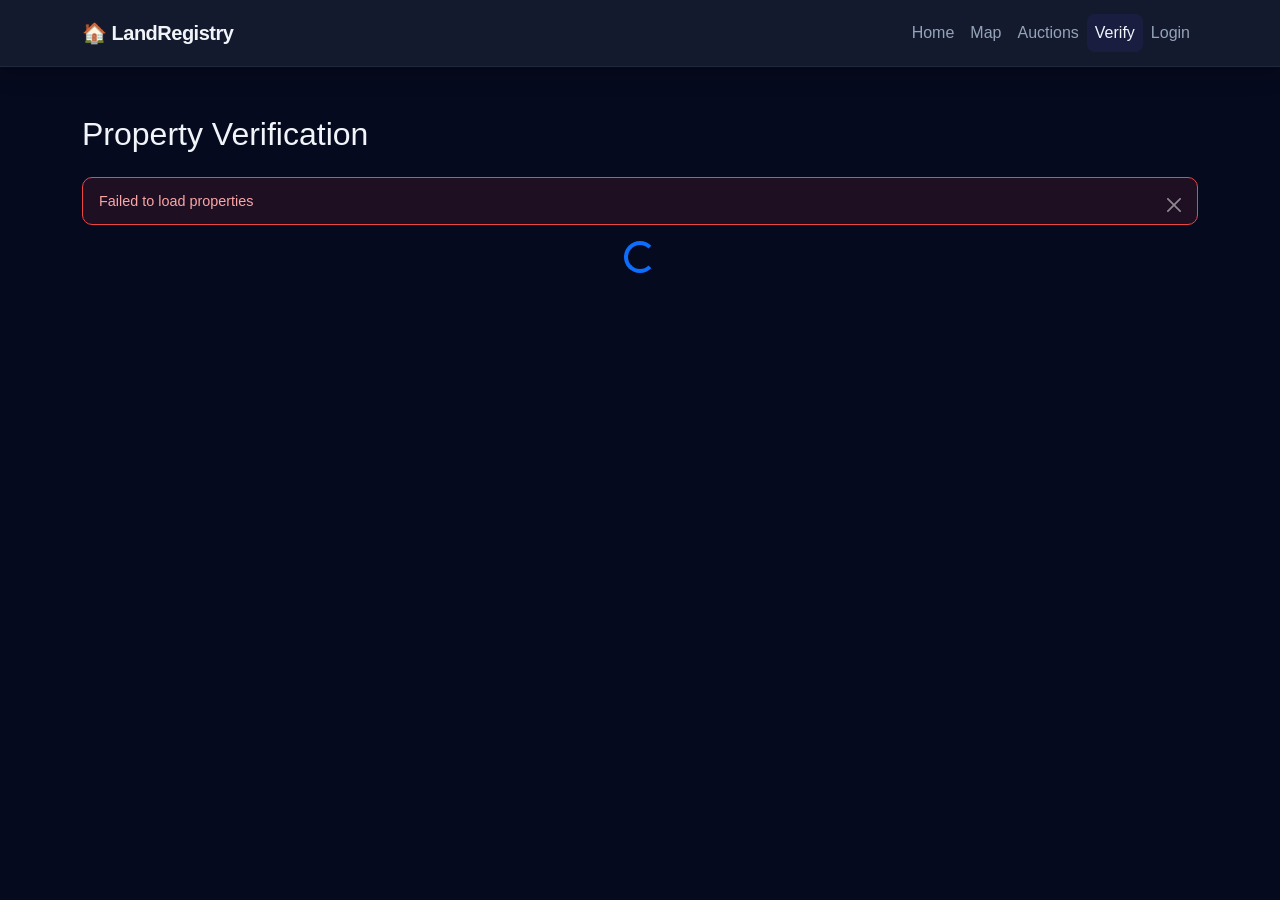
<file: static/verify.html>
<!DOCTYPE html>
<html lang="en">
<head>
    <meta charset="UTF-8">
    <meta name="viewport" content="width=device-width, initial-scale=1.0">
    <title>Verify Properties - Digital Land Registry</title>
    <link href="https://cdn.jsdelivr.net/npm/bootstrap@5.3.0/dist/css/bootstrap.min.css" rel="stylesheet">
    <link rel="stylesheet" href="css/style.css">
</head>
<body>
    <!-- Navbar -->
    <nav class="navbar navbar-expand-lg navbar-light bg-light">
        <div class="container">
            <a class="navbar-brand" href="index.html">🏠 LandRegistry</a>
            <button class="navbar-toggler" type="button" data-bs-toggle="collapse" data-bs-target="#navbarNav">
                <span class="navbar-toggler-icon"></span>
            </button>
            <div class="collapse navbar-collapse" id="navbarNav">
                <ul class="navbar-nav ms-auto">
                    <li class="nav-item">
                        <a class="nav-link" href="index.html">Home</a>
                    </li>
                    <li class="nav-item">
                        <a class="nav-link" href="map.html">Map</a>
                    </li>
                    <li class="nav-item">
                        <a class="nav-link" href="auctions.html">Auctions</a>
                    </li>
                    <li class="nav-item">
                        <a class="nav-link active" href="verify.html">Verify</a>
                    </li>
                    <li class="nav-item">
                        <a class="nav-link" id="authLink" href="login.html">Login</a>
                    </li>
                </ul>
            </div>
        </div>
    </nav>

    <div class="container py-5">
        <h2 class="mb-4">Property Verification</h2>

        <!-- Admin Mode Indicator -->
        <div id="adminIndicator" class="alert alert-success d-none">
            <strong>🔓 Admin Mode Activated</strong> - You can now verify properties
        </div>

        <!-- Alert Container -->
        <div id="alertContainer"></div>

        <!-- Properties List -->
        <div id="propertiesList" class="row g-4">
            <div class="col-12 text-center">
                <div class="spinner-border text-primary" role="status">
                    <span class="visually-hidden">Loading properties...</span>
                </div>
            </div>
        </div>
    </div>

    <script src="https://cdn.jsdelivr.net/npm/bootstrap@5.3.0/dist/js/bootstrap.bundle.min.js"></script>
    <script>
        const API_URL = 'http://localhost:5000';
        const SECRET_CODE = 'iamadmin'; // Secret code to activate admin mode
        let adminMode = false;
        let typedKeys = '';

        function showAlert(message, type = 'success') {
            const alertContainer = document.getElementById('alertContainer');
            alertContainer.innerHTML = `
                <div class="alert alert-${type} alert-dismissible fade show" role="alert">
                    ${message}
                    <button type="button" class="btn-close" data-bs-dismiss="alert"></button>
                </div>
            `;
            setTimeout(() => {
                alertContainer.innerHTML = '';
            }, 5000);
        }

        // Hidden admin mode activation
        document.addEventListener('keypress', (e) => {
            typedKeys += e.key.toLowerCase();
            
            // Keep only last characters matching secret code length
            if (typedKeys.length > SECRET_CODE.length) {
                typedKeys = typedKeys.slice(-SECRET_CODE.length);
            }
            
            // Check if secret code was typed
            if (typedKeys === SECRET_CODE && !adminMode) {
                activateAdminMode();
            }
        });

        function activateAdminMode() {
            adminMode = true;
            document.getElementById('adminIndicator').classList.remove('d-none');
            showAlert('Admin mode activated! You can now verify properties.', 'success');
            loadProperties();
        }

        // Load all properties
        async function loadProperties() {
            try {
                const response = await fetch(`${API_URL}/api/properties`);
                const properties = await response.json();

                const propertiesList = document.getElementById('propertiesList');

                if (properties.length === 0) {
                    propertiesList.innerHTML = `
                        <div class="col-12 text-center text-muted">
                            <h4>No properties registered yet</h4>
                        </div>
                    `;
                    return;
                }

                propertiesList.innerHTML = properties.map(property => `
                    <div class="col-md-6 col-lg-4">
                        <div class="card h-100">
                            <div class="card-body">
                                <h5 class="card-title">${property.property_name}</h5>
                                <p class="--text-primary mb-2">Owner: ${property.owner}</p>
                                <p class="--text-primary mb-2">Property ID: ${property.id}</p>
                                
                                <div class="mb-3">
                                    ${property.verified ? `
                                        <span class="verify-badge verified">
                                            ✓ Verified
                                        </span>
                                    ` : `
                                        <span class="verify-badge unverified">
                                            ✗ Unverified
                                        </span>
                                    `}
                                </div>

                                ${adminMode && !property.verified ? `
                                    <button class="btn btn-success w-100" onclick="verifyProperty(${property.id})">
                                        ✓ Verify Property
                                    </button>
                                ` : ''}
                            </div>
                        </div>
                    </div>
                `).join('');
            } catch (error) {
                console.error('Error loading properties:', error);
                showAlert('Failed to load properties', 'danger');
            }
        }

        // Verify property
        async function verifyProperty(propertyId) {
            if (!adminMode) {
                showAlert('Admin mode required to verify properties', 'danger');
                return;
            }

            try {
                const response = await fetch(`${API_URL}/api/verify-property`, {
                    method: 'POST',
                    headers: { 'Content-Type': 'application/json' },
                    body: JSON.stringify({ id: propertyId })
                });

                const data = await response.json();

                if (data.success) {
                    showAlert('Property verified successfully!', 'success');
                    loadProperties();
                } else {
                    showAlert(data.message || 'Failed to verify property', 'danger');
                }
            } catch (error) {
                showAlert('Error verifying property', 'danger');
                console.error(error);
            }
        }

        // Update navbar
        const loggedInUser = localStorage.getItem('loggedInUser');
        const authLink = document.getElementById('authLink');
        if (loggedInUser) {
            authLink.textContent = 'Profile';
            authLink.href = 'profile.html';
        }

        // Load properties on page load
        loadProperties();
    </script>
</body>
</html>
</file>
<file: static/css/style.css>
/* =========================
   MODERN PROFESSIONAL THEME
   Land Registry Platform
========================= */

:root {
    --primary: #4f46e5;
    --primary-dark: #3730a3;
    --primary-light: #a5b4fc;
    --accent: #06b6d4;
    --accent-secondary: #ec4899;
    --gold: #f59e0b;

    --bg-primary: #060a1e;
    --bg-secondary: #0d1126;
    --bg-card: #131a2e;
    --bg-elevated: #1a2340;

    --text-primary: #f1f5f9;
    --text-secondary: #94a3b8;
    --text-muted: #64748b;

    --border-color: rgba(148, 163, 184, 0.12);
    --border-hover: rgba(148, 163, 184, 0.25);

    --shadow-sm: 0 2px 8px rgba(0,0,0,0.2);
    --shadow-md: 0 4px 16px rgba(0,0,0,0.3);
    --shadow-lg: 0 8px 32px rgba(0,0,0,0.4);
    --shadow-xl: 0 16px 48px rgba(0,0,0,0.5);

    --glass-bg: rgba(19, 26, 46, 0.8);
    --glass-border: rgba(148, 163, 184, 0.1);
}

/* =========================
   RESET & BASE
========================= */

* {
    margin: 0;
    padding: 0;
    box-sizing: border-box;
    transition: background-color 0.2s ease, border-color 0.2s ease;
}

html { scroll-behavior: smooth; }

body {
    font-family: 'Inter', 'Segoe UI', -apple-system, BlinkMacSystemFont, sans-serif;
    background: var(--bg-primary);
    color: #f1f5f9;
    line-height: 1.6;
    min-height: 100vh;
}

/* =========================
   NAVBAR
========================= */

.navbar {
    background: var(--glass-bg);
    backdrop-filter: blur(20px) saturate(180%);
    border-bottom: 1px solid var(--glass-border);
    box-shadow: 0 4px 24px rgba(0,0,0,0.3);
    padding: 0.75rem 0;
}

.navbar-brand {
    font-weight: 700;
    font-size: 1.25rem;
    color: var(--text-primary);
    letter-spacing: -0.5px;
}
.navbar-brand:hover { color: var(--primary-light); }

.navbar .nav-link {
    color: var(--text-secondary);
    font-weight: 500;
    padding: 0.4rem 0.85rem;
    border-radius: 8px;
    transition: all 0.3s ease;
}
.navbar .nav-link:hover,
.navbar .nav-link.active {
    color: var(--text-primary);
    background: rgba(79, 70, 229, 0.1);
}

/* =========================
   HERO
========================= */

.hero-section {
    background: linear-gradient(135deg, var(--bg-primary) 0%, var(--bg-secondary) 50%, var(--bg-card) 100%);
    padding: 80px 0 60px;
    text-align: center;
    position: relative;
    overflow: hidden;
}

.hero-section::before {
    content: '';
    position: absolute;
    inset: 0;
    background:
        radial-gradient(circle at 20% 50%, rgba(79,70,229,0.12) 0%, transparent 50%),
        radial-gradient(circle at 80% 50%, rgba(236,72,153,0.1) 0%, transparent 50%);
    pointer-events: none;
}

.hero-section h1 {
    font-size: 2.75rem;
    font-weight: 800;
    margin-bottom: 1rem;
    background: linear-gradient(135deg, #fff 0%, #a5b4fc 60%, #ec4899 100%);
    -webkit-background-clip: text;
    -webkit-text-fill-color: transparent;
    background-clip: text;
    letter-spacing: -0.75px;
    position: relative;
}

.hero-section p {
    font-size: 1.1rem;
    color: var(--text-secondary);
    max-width: 640px;
    margin: 0 auto 2rem;
    line-height: 1.7;
    position: relative;
}

/* =========================
   BUTTONS
========================= */

.btn-primary {
    background: linear-gradient(135deg, var(--primary), var(--primary-dark));
    border: none;
    padding: 10px 24px;
    font-weight: 600;
    font-size: 0.9rem;
    border-radius: 10px;
    color: #fff;
    cursor: pointer;
    position: relative;
    overflow: hidden;
    box-shadow: 0 4px 14px rgba(79,70,229,0.35);
    transition: transform 0.2s ease, box-shadow 0.2s ease, background 0.2s ease;
}

/* Shine sweep on hover */
.btn-primary::before {
    content: '';
    position: absolute;
    top: 0; left: -100%;
    width: 100%; height: 100%;
    background: linear-gradient(90deg, transparent, rgba(255,255,255,0.2), transparent);
    transition: left 0.45s;
}
.btn-primary:hover::before { left: 100%; }
.btn-primary:hover {
    transform: translateY(-2px);
    box-shadow: 0 6px 20px rgba(79,70,229,0.45);
    background: linear-gradient(135deg, #6366f1, var(--primary));
}
.btn-primary:active { transform: translateY(0); }

.btn-outline-light {
    border: 1.5px solid var(--border-hover);
    color: var(--text-primary);
    background: transparent;
    padding: 9px 22px;
    border-radius: 10px;
    font-weight: 600;
    font-size: 0.9rem;
    cursor: pointer;
    transition: all 0.3s ease;
}
.btn-outline-light:hover {
    background: rgba(79,70,229,0.1);
    border-color: var(--primary);
    color: var(--primary-light);
}

.btn-secondary {
    background: var(--bg-elevated);
    border: 1px solid var(--border-color);
    color: var(--text-primary);
    padding: 9px 22px;
    border-radius: 10px;
    font-weight: 600;
    font-size: 0.9rem;
    cursor: pointer;
    transition: all 0.2s ease;
}
.btn-secondary:hover {
    background: var(--bg-card);
    border-color: var(--border-hover);
}

.btn-success {
    background: linear-gradient(135deg, var(--accent), #0891b2);
    border: none;
    color: #fff;
    padding: 10px 24px;
    border-radius: 10px;
    font-weight: 600;
    font-size: 0.9rem;
    cursor: pointer;
    box-shadow: 0 4px 14px rgba(6,182,212,0.3);
    transition: box-shadow 0.2s ease;
}
.btn-success:hover {
    box-shadow: 0 6px 20px rgba(6,182,212,0.4);
}

/* =========================
   SECTIONS
========================= */

section {
    padding: 56px 0;
    position: relative;
}

section.py-5 { background: var(--bg-secondary); }
.bg-light {
    background: var(--bg-card) !important;
    color: var(--text-primary);
}
.bg-light h1, .bg-light h2, .bg-light h3,
.bg-light h4, .bg-light h5, .bg-light h6 {
    color: var(--text-primary);
}
.bg-light p, .bg-light span, .bg-light label,
.bg-light .text-dark, .bg-light .text-muted,
.bg-light .text-secondary {
    color: var(--text-secondary);
}

section h2 {
    color: var(--text-primary);
    font-weight: 700;
    font-size: 1.75rem;
    margin-bottom: 1.5rem;
    letter-spacing: -0.5px;
}

/* =========================
   CARDS
========================= */

.card {
    border: 1px solid var(--border-color);
    border-radius: 14px;
    background: var(--bg-card);
    color: var(--text-primary);
    box-shadow: var(--shadow-md);
    overflow: hidden;
    position: relative;
    transition: box-shadow 0.3s ease, border-color 0.3s ease;
}

/* Top-edge gradient reveal on hover */
.card::before {
    content: '';
    position: absolute;
    top: 0; left: 0; right: 0;
    height: 3px;
    background: linear-gradient(90deg, var(--primary), var(--accent), var(--accent-secondary));
    opacity: 0;
    transition: opacity 0.3s ease;
}
.card:hover::before { opacity: 1; }
.card:hover { border-color: var(--border-hover); box-shadow: var(--shadow-lg); }

.card-body { padding: 1.25rem 1.5rem; }

.card-title {
    color: var(--text-primary);
    font-weight: 600;
    font-size: 1.05rem;
    margin-bottom: 0.5rem;
}

.card-text {
    color: var(--text-secondary);
    font-size: 0.9rem;
    line-height: 1.6;
}

.card-header {
    background: var(--bg-elevated);
    border-bottom: 1px solid var(--border-color);
    color: var(--text-primary);
    font-weight: 600;
    font-size: 0.95rem;
    padding: 0.85rem 1.25rem;
}

/* Feature-card icon */
.card .mb-3 { font-size: 2rem; }

/* =========================
   NUMBER CIRCLES
========================= */

.rounded-circle.bg-primary {
    background: linear-gradient(135deg, var(--primary), var(--primary-dark));
    box-shadow: 0 4px 14px rgba(79,70,229,0.4);
    border: 2px solid var(--bg-secondary);
    color: #fff;
    width: 40px; height: 40px;
    display: flex; align-items: center; justify-content: center;
    font-weight: 700;
    font-size: 0.95rem;
}

/* =========================
   MAP & SEARCH
========================= */

#map {
    height: 420px;
    width: 100%;
    border-radius: 14px;
    box-shadow: var(--shadow-lg);
    border: 1px solid var(--border-color);
}

.search-container {
    background: var(--bg-card);
    padding: 1rem 1.25rem;
    border-radius: 14px;
    box-shadow: var(--shadow-md);
    border: 1px solid var(--border-color);
    margin-bottom: 1rem;
}

/* =========================
   FORMS
========================= */

.form-control,
.form-select,
textarea.form-control {
    border-radius: 10px;
    background: var(--bg-elevated);
    border: 1px solid var(--border-color);
    color: var(--text-primary);
    padding: 9px 12px;
    font-size: 0.9rem;
    transition: all 0.25s ease;
}
.form-control:focus,
.form-select:focus {
    background: var(--bg-card);
    border-color: var(--primary);
    box-shadow: 0 0 0 3px rgba(79,70,229,0.18);
    color: var(--text-primary);
    outline: none;
}
.form-control::placeholder { color: var(--text-muted); }

.form-label {
    color: var(--text-secondary);
    font-weight: 500;
    font-size: 0.88rem;
    margin-bottom: 0.35rem;
}

/* =========================
   ALERTS
========================= */

.alert {
    border-radius: 10px;
    border: 1px solid;
    padding: 0.7rem 1rem;
    font-size: 0.9rem;
}
.alert-success  { background: rgba(6,182,212,0.1);   border-color: var(--accent);  color: #67e8f9; }
.alert-danger   { background: rgba(239,68,68,0.1);   border-color: #ef4444;        color: #fca5a5; }
.alert-warning  { background: rgba(245,158,11,0.1);  border-color: var(--gold);    color: #fcd34d; }
.alert-info     { background: rgba(79,70,229,0.1);   border-color: var(--primary); color: #a5b4fc; }

/* =========================
   BADGES
========================= */

.badge {
    padding: 4px 10px;
    border-radius: 6px;
    font-weight: 600;
    font-size: 0.78rem;
}

/* Scoped badge colours — no !important, no Bootstrap clashes */
.badge-success  { background: var(--accent);  color: #fff; }
.badge-warning  { background: var(--gold);    color: var(--bg-primary); }
.badge-danger   { background: #ef4444;        color: #fff; }
.badge-primary  { background: var(--primary); color: #fff; }

/* =========================
   AUCTION COMPONENTS
========================= */

.auction-card { position: relative; }

.auction-timer {
    background: linear-gradient(135deg, var(--gold), #d97706);
    color: var(--bg-primary);
    padding: 3px 8px;
    border-radius: 6px;
    font-weight: 700;
    font-size: 0.82rem;
    display: inline-block;
    box-shadow: 0 3px 10px rgba(245,158,11,0.3);
}

.auction-ended {
    background: linear-gradient(135deg, #ef4444, #dc2626);
    color: #fff;
    padding: 8px 18px;
    border-radius: 10px;
    font-weight: 700;
    font-size: 0.95rem;
    text-align: center;
    box-shadow: 0 4px 14px rgba(239,68,68,0.35);
}

.auction-active {
    background: linear-gradient(135deg, var(--accent), #0891b2);
    color: #fff;
    padding: 8px 18px;
    border-radius: 10px;
    font-weight: 700;
    font-size: 0.95rem;
    text-align: center;
    box-shadow: 0 4px 14px rgba(6,182,212,0.35);
}

.winner-badge {
    background: linear-gradient(135deg, var(--gold), #d97706);
    color: var(--bg-primary);
    padding: 6px 16px;
    border-radius: 8px;
    font-weight: 700;
    font-size: 0.88rem;
    display: inline-block;
    box-shadow: 0 4px 16px rgba(245,158,11,0.4);
    animation: pulse 2s ease-in-out infinite;
}

@keyframes pulse {
    0%, 100% { transform: scale(1); }
    50%      { transform: scale(1.04); }
}

/* =========================
   PROPERTY COMPONENTS
========================= */

.property-badge {
    position: absolute;
    top: 10px; right: 10px;
    z-index: 1;
}

.property-label {
    background: rgba(79,70,229,0.95);
    color: #fff;
    padding: 4px 10px;
    border-radius: 6px;
    font-weight: 600;
    font-size: 0.78rem;
    white-space: nowrap;
    box-shadow: 0 3px 10px rgba(0,0,0,0.3);
    border: 1px solid rgba(255,255,255,0.15);
}

.verify-badge {
    display: inline-block;
    padding: 4px 10px;
    border-radius: 6px;
    font-size: 0.8rem;
    font-weight: 600;
}
.verify-badge.verified   { background: rgba(6,182,212,0.15);  color: #67e8f9; border: 1px solid var(--accent); }
.verify-badge.unverified { background: rgba(245,158,11,0.15); color: #fcd34d; border: 1px solid var(--gold);   }

/* =========================
   PROFILE PAGE
========================= */

.profile-header {
    background: linear-gradient(135deg, var(--primary), var(--accent-secondary));
    color: #fff;
    padding: 28px 32px;
    border-radius: 14px;
    margin-bottom: 20px;
    box-shadow: var(--shadow-lg);
}

.profile-header h1 {
    font-size: 1.6rem;
    font-weight: 700;
    margin-bottom: 0.25rem;
    /* keep white, override any inherited gradient-text */
    background: none;
    -webkit-background-clip: unset;
    -webkit-text-fill-color: #fff;
    background-clip: unset;
}

.profile-header p,
.profile-header .text-secondary {
    color: rgba(255,255,255,0.75);
    font-size: 0.9rem;
}

/* =========================
   MODALS
========================= */

.modal-content {
    background: var(--bg-card);
    border: 1px solid var(--border-color);
    border-radius: 14px;
    box-shadow: var(--shadow-xl);
}
.modal-header {
    border-bottom: 1px solid var(--border-color);
    background: var(--bg-elevated);
    border-radius: 14px 14px 0 0;
    padding: 1rem 1.25rem;
}
.modal-title  { color: var(--text-primary); font-weight: 600; font-size: 1.1rem; }
.modal-body   { color: var(--text-primary); padding: 1.25rem; font-size: 0.92rem; }
.modal-footer { border-top: 1px solid var(--border-color); padding: 0.85rem 1.25rem; }
.btn-close    { filter: invert(1); }

/* =========================
   TABS
========================= */

.nav-tabs { border-bottom: 1px solid var(--border-color); }

.nav-tabs .nav-link {
    color: var(--text-secondary);
    border: none;
    background: transparent;
    padding: 0.6rem 1rem;
    font-size: 0.9rem;
    transition: all 0.25s ease;
}
.nav-tabs .nav-link:hover {
    color: var(--text-primary);
    border-bottom: 2px solid var(--primary);
}
.nav-tabs .nav-link.active {
    color: var(--primary-light);
    background: transparent;
    border-bottom: 2px solid var(--primary);
}

/* =========================
   FOOTER
========================= */

footer {
    background: var(--bg-primary);
    border-top: 1px solid var(--border-color);
    padding: 1.5rem 0;
    margin-top: auto;
}
footer p { color: var(--text-secondary); margin: 0; font-size: 0.85rem; }

/* =========================
   SCROLLBAR
========================= */

::-webkit-scrollbar            { width: 8px; }
::-webkit-scrollbar-track      { background: var(--bg-secondary); }
::-webkit-scrollbar-thumb      { background: var(--bg-elevated); border-radius: 4px; border: 2px solid var(--bg-secondary); }
::-webkit-scrollbar-thumb:hover { background: var(--border-hover); }

/* =========================
   LOADING
========================= */

.spinner-border { color: var(--primary); }

/* =========================
   RESPONSIVE
========================= */

@media (max-width: 768px) {
    .hero-section        { padding: 56px 0 40px; }
    .hero-section h1     { font-size: 2rem; }
    .hero-section p      { font-size: 1rem; }
    #map                 { height: 320px; }
    section              { padding: 40px 0; }
    .profile-header      { padding: 20px 22px; }
}

@media (max-width: 576px) {
    .hero-section h1     { font-size: 1.6rem; }
    .card-body           { padding: 1rem 1.15rem; }
    .profile-header h1   { font-size: 1.3rem; }
}

/* =========================
   UTILITIES
========================= */

.text-muted    { color: var(--text-muted); }
.text-secondary { color: var(--text-secondary); }
.text-dark     { color: var(--text-primary); }
.bg-dark       { background: var(--bg-card); }

/* Glassmorphism helper */
.glass {
    background: var(--glass-bg);
    backdrop-filter: blur(20px);
    border: 1px solid var(--glass-border);
}

/* Gradient text helper */
.gradient-text {
    background: linear-gradient(135deg, var(--primary-light), var(--accent), var(--accent-secondary));
    -webkit-background-clip: text;
    -webkit-text-fill-color: transparent;
    background-clip: text;
}
</file>
